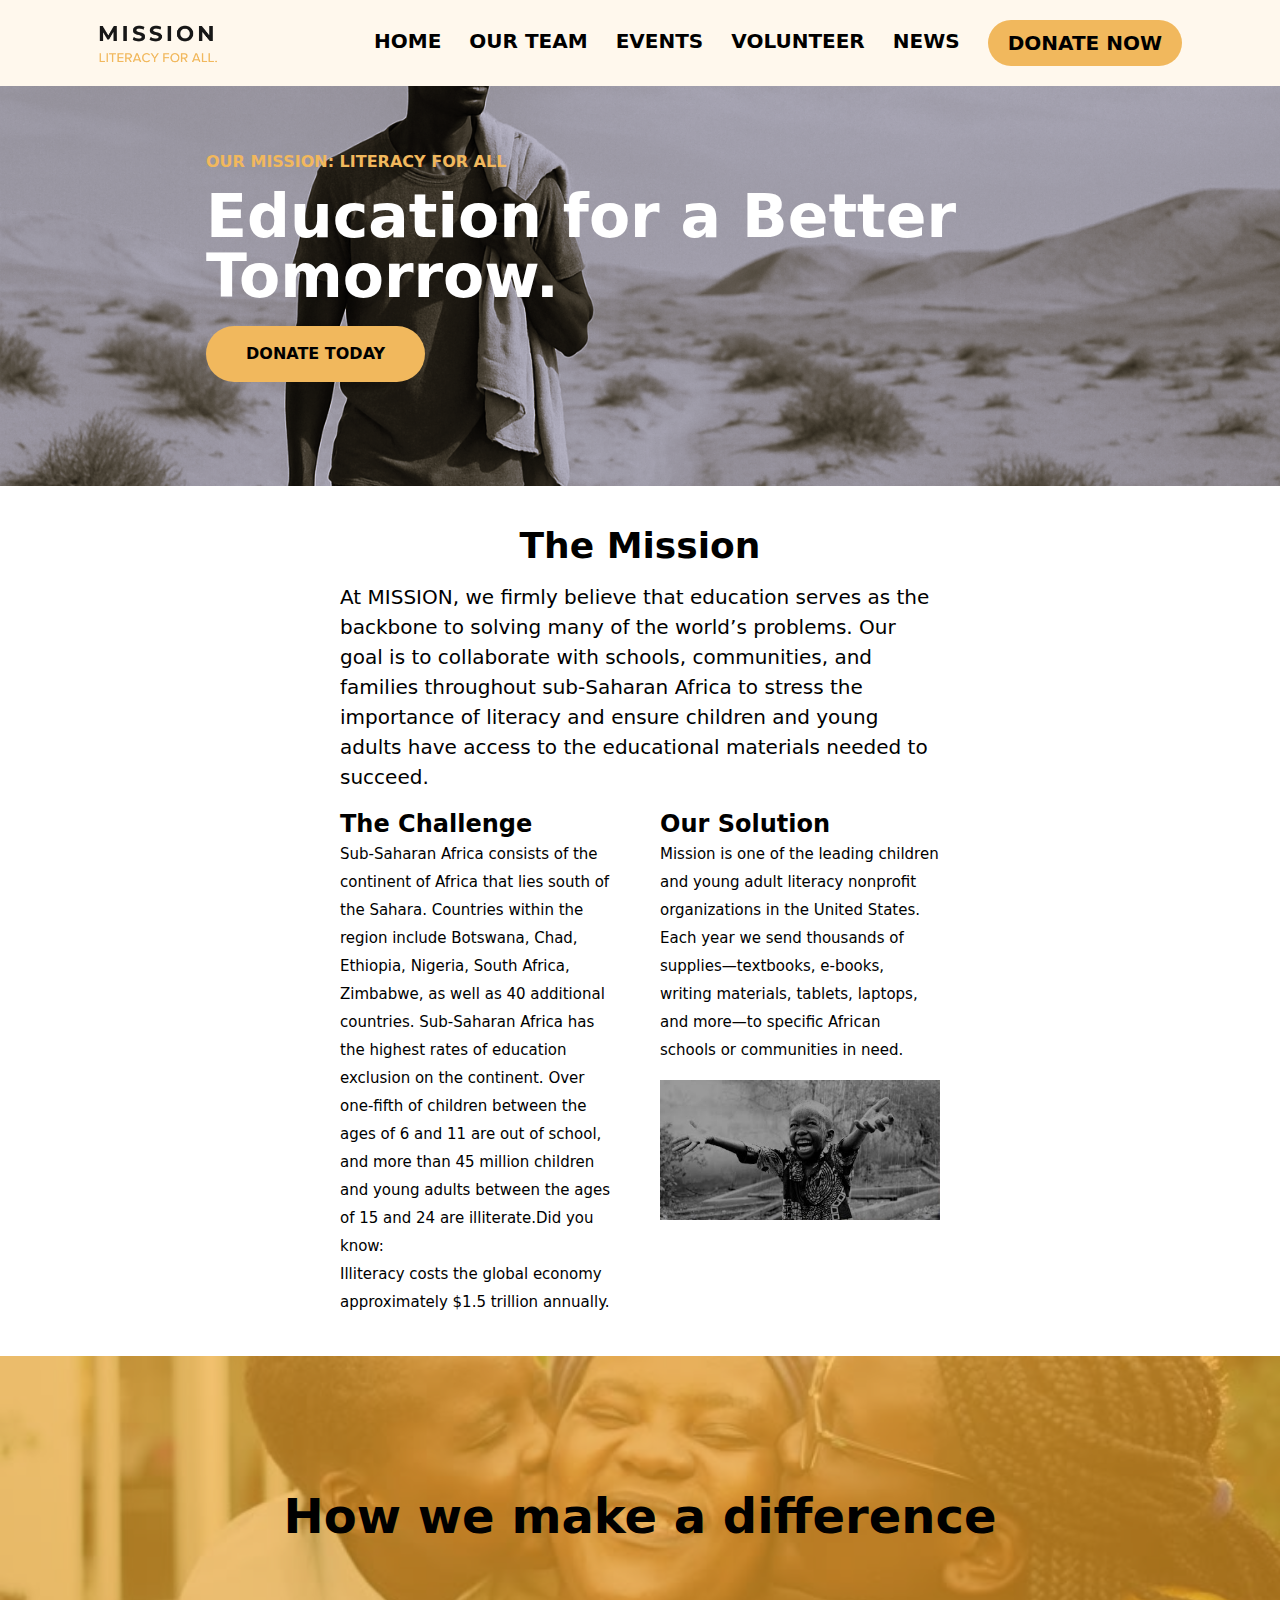
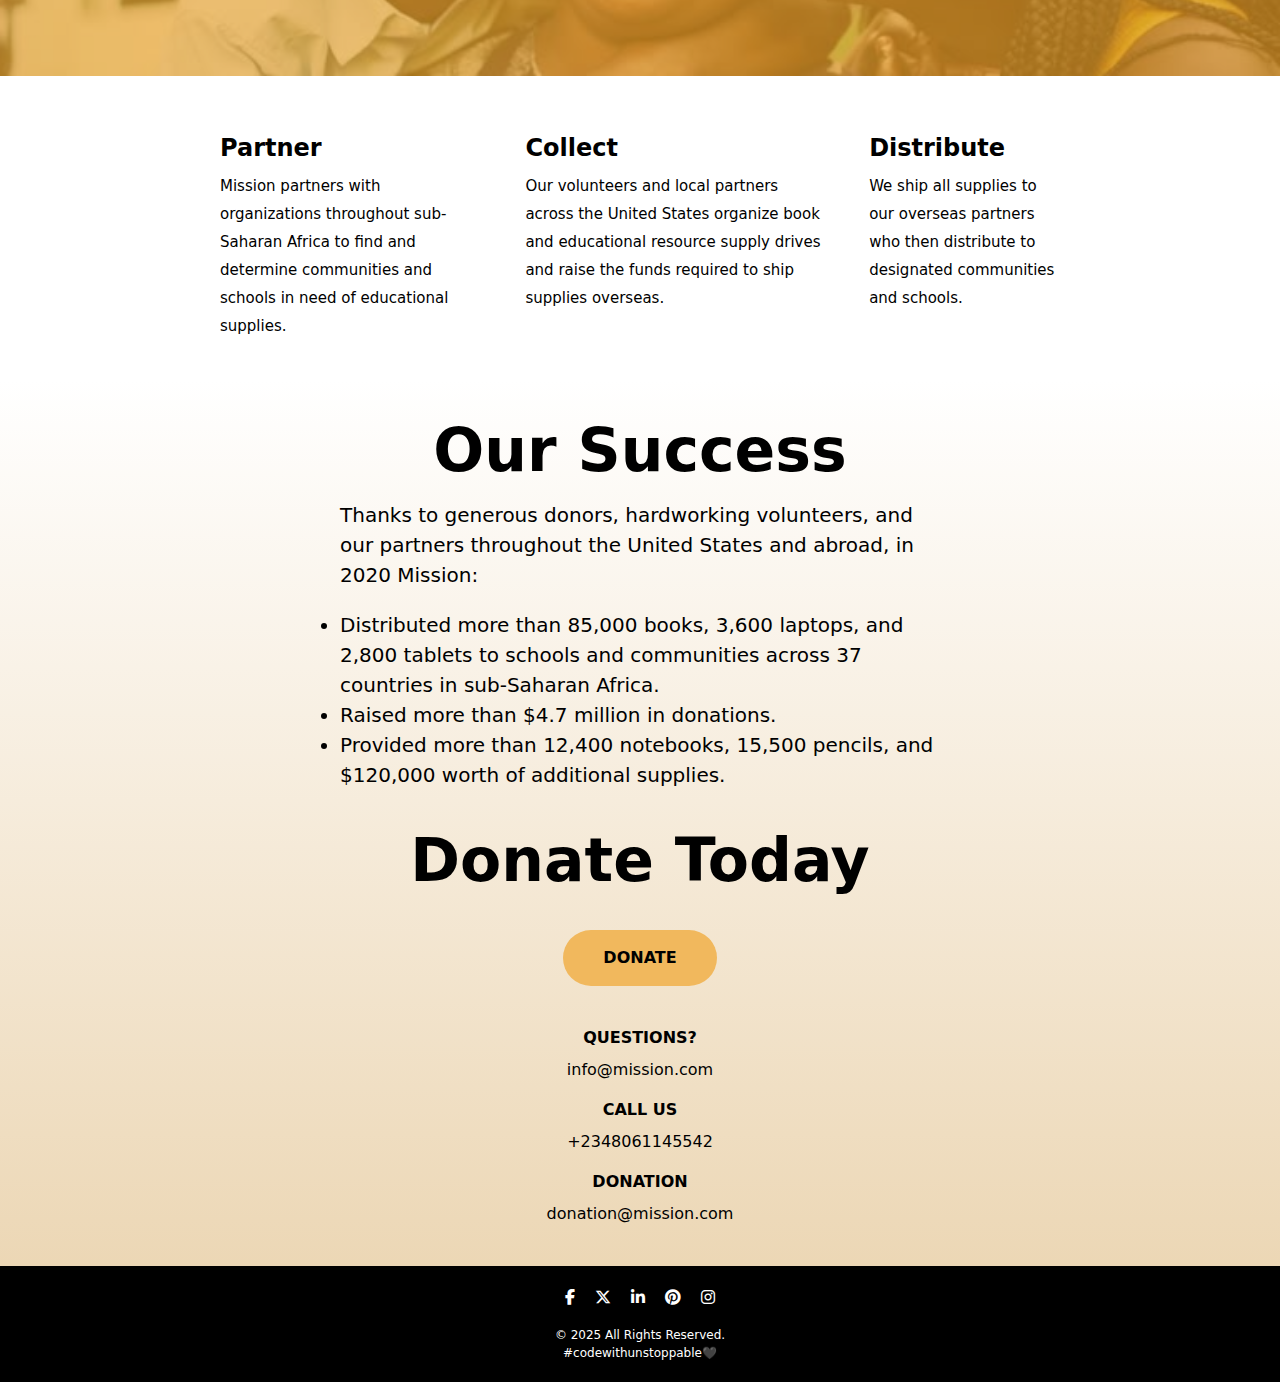
<file: index.html>
<!doctype html>
<html>
<head>
  <meta charset="UTF-8">
  <meta name="viewport" content="width=device-width, initial-scale=1.0">
  <link href="./output.css" rel="stylesheet">
  <link rel="stylesheet" href="./style.css">
  <link rel="shortcut icon" href="./image/unnamed.png" type="image/x-icon">
  <link rel="stylesheet" href="https://cdn.jsdelivr.net/npm/@fortawesome/fontawesome-free@6.5.2/css/all.min.css">
  <title>Mission</title>
</head>
<body>

  <header class="bg-[#fff8ed] p-5 flex justify-between items-center">
    <div class="w-fit mx-auto">
      <img src="./image/unnamed.png" alt="" class=" w-30">
    </div>

    <ul class="gap-7 text-[20px] font-bold items-center mx-auto hidden" id="nav-desk">
      <a href="index.html">HOME</a>
      <a href="ourteam.html">OUR TEAM</a>
      <a href="event.html">EVENTS</a>
      <a href="volunteer.html">VOLUNTEER</a>
      <a href="news.html">NEWS</a>
      <div onclick="openModal()" class="bg-bola text-black px-5 py-2 rounded-4xl font-bold text-center w-fit mx-auto cursor-pointer hover:bg-[#a88856]">DONATE NOW</div>
    </ul>

    <div class="dropdown">
      <button class="dropdown-button" onclick="toggleDropdown()">
        <i class="fa-solid fa-bars text-2xl"></i>
      </button>
      <div id="myDropdown" class="dropdown-content">
        <a href="index.html">Home</a>
        <a href="ourteam.html">our team</a>
        <a href="event.html">events</a>
        <a href="volunteer.html">volunteer</a>
        <a href="news.html">news</a>

        <div onclick="openModal()" class="bg-bola text-black px-7 py-2 rounded-4xl font-bold mt-5 text-center w-fit mx-auto">DONATE TODAY</div>
      </div>
    </div>
  </header>


  <main class="">
    <div class="p-5 bg-[url('./image/ChatGPT1.png')] bg-center bg-cover h-[25rem] min-md:pt-[5%]">
      <p class="text-bola font-bold min-md:pl-[15%]">OUR MISSION: LITERACY FOR ALL</p>
      <h1 class="text-6xl font-bold text-white mt-3 min-md:pl-[15%]">Education for a Better Tomorrow.</h1>
      
      <div class="mt-5">
          <!-- Trigger button -->
         <div onclick="openModal()" class="bg-bola text-black w-fit px-10 py-4 rounded-4xl font-bold min-md:ml-[15%]">DONATE TODAY</div>
         <!-- Modal Background -->
          <div id="modal" class="fixed inset-0 bg-[#000000d6] bg-opacity-50 flex items-center justify-center hidden z-50">
            <!-- Modal Content -->
            <div class="bg-white shadow-lg p-6 w-full max-w-md relative mx-5">
              <!-- Close Button -->
              <button onclick="closeModal()" class="absolute top-2 right-2 text-gray-500 hover:text-red-600 text-xl font-bold">&times;</button>
              <h2 class="text-2xl font-bold mb-4 text-center">Donate Now!</h2>
              <!-- Sign In Form -->
              <form>
                <div class="mb-4">
                  <label class="block mb-1 text-gray-700">Email</label>
                  <input type="email" class="w-full border px-3 py-2 rounded" required title="Email">
                </div>
                <button type="submit" class="font-bold bg-bola text-black px-4 py-2 rounded w-full text-center">DONATE NOW </button>
                <p class="text-center text-[15px] font-bold mt-4">Privacy Policy: We hate spam and promise to keep your email address safe</p>
              </form>
          </div>
        </div>
      </div>
    </div>
  </main>

  <section class="p-10">
    <div class="m-auto min-md:w-[50%]">
      <h1 class="text-center text-4xl font-bold">The Mission</h1>
      <p class="text-[15px] mt-4 md:text-[20px]">At MISSION, we firmly believe that education serves as the backbone to solving many of the world’s problems. Our goal is to collaborate with schools, communities, and families throughout sub-Saharan Africa to stress the importance of literacy and ensure children and young adults have access to the educational materials needed to succeed.</p>
      <div class="min-md:flex gap-10">
        <div class="mt-4 min-md:w-[100%]">
          <h1 class="text-2xl font-semibold">The Challenge</h1>
          <p class="text-[15px] md:leading-7">
            Sub-Saharan Africa consists of the continent of Africa that lies south of the Sahara. Countries within the region include Botswana, Chad, Ethiopia, Nigeria, South Africa, Zimbabwe, as well as 40 additional countries. Sub-Saharan Africa has the highest rates of education exclusion on the continent. Over one-fifth of children between the ages of 6 and 11 are out of school, and more than 45 million children and young adults between the ages of 15 and 24 are illiterate.Did you know: <br>
            
            Illiteracy costs the global economy approximately $1.5 trillion annually.
          </p>
        </div>
        <div class="mt-4 min-md:w-[100%]">
          <h1 class="text-2xl font-semibold">Our Solution</h1>
          <p class="text-[15px] md:leading-7">
            Mission is one of the leading children and young adult literacy nonprofit organizations in the United States. Each year we send thousands of supplies—textbooks, e-books, writing materials, tablets, laptops, and more—to specific African schools or communities in need.
          </p>
          <img src="./image/unnamed.jpg" alt="" class="mt-4 xl:w-full">
        </div>
      </div>
    </div>
  </section>
  <article class="bg-[url(./image/getty.jpg)] h-[20rem] bg-center bg-cover">
    <div class="bg-[#f5a627a4] h-[20rem] justify-center items-center flex">
      <h1 class="text-5xl font-bold p-10 text-center w-[80%]">How we make a difference</h1>
    </div>
  </article>
  
  <section class="p-10">
    <div class="m-auto md:flex md:w-[70%] gap-10">
      <div class="mt-4">
        <h1 class="text-2xl font-semibold">Partner</h1>
        <p class="text-[15px] mt-2 md:leading-7">Mission partners with organizations throughout sub-Saharan Africa to find and determine communities and schools in need of educational supplies.</p>
      </div>
      <div class="mt-4">
        <h1 class="text-2xl font-semibold">Collect</h1>
        <p class="text-[15px] mt-2 md:leading-7">Our volunteers and local partners across the United States organize book and educational resource supply drives and raise the funds required to ship supplies overseas.</p>
      </div>
      <div class="mt-4">
        <h1 class="text-2xl font-semibold">Distribute</h1>
        <p class="text-[15px] mt-2 md:leading-7">We ship all supplies to our overseas partners who then distribute to designated communities and schools.</p>
      </div>
    </div>
  </section>

  <section class="bg-gradient-to-b from-white to-[#ecd7b5] p-10">
    <h1 class="text-6xl font-semibold text-center mb-5">Our Success</h1>
    <ul class="list-disc ml-6 md:w-[50%] md:mx-auto md:text-[20px]">
      <p class="">Thanks to generous donors, hardworking volunteers, and our partners throughout the United States and abroad, in 2020 Mission:</p>
      <li class="mt-5">Distributed more than 85,000 books, 3,600 laptops, and 2,800 tablets to schools and communities across 37 countries in sub-Saharan Africa.</li>
      <li>Raised more than $4.7 million in donations.</li>
      <li>Provided more than 12,400 notebooks, 15,500 pencils, and $120,000 worth of additional supplies.</li>
    </ul>
    <h1 class="text-6xl font-semibold text-center my-10">Donate Today</h1>
    
    <div class="bg-bola py-4 px-10 rounded-4xl mt-3 mb-10 mx-auto w-fit" onclick="openModal()">
      <p class="text-center font-bold">DONATE</p>
    </div>
    <div>
      <div class="text-center">
        <h1 class="font-semibold">QUESTIONS?</h1>
        <p class="mt-2">info@mission.com</p>
      </div>
      <div class="text-center mt-4">
        <h1 class="font-semibold">CALL US</h1>
        <p class="mt-2">+2348061145542</p>
      </div>
      <div class="text-center mt-4">
        <h1 class="font-semibold">DONATION</h1>
        <p class="mt-2">donation@mission.com</p>
      </div>
    </div>
  </section>
  <footer class="bg-black p-5 text-center">
    <ul class="text-white flex gap-5 text-center m-auto w-fit">
      <li><a href="#"><i class="fa-brands fa-facebook-f"></i></a></li>
      <li><a href="#"><i class="fa-brands fa-x-twitter"></i></a></li>
      <li><a href="#"><i class="fa-brands fa-linkedin-in"></i></a></li>
      <li><a href="#"><i class="fa-brands fa-pinterest"></i></a></li>
      <li><a href="#"><i class="fa-brands fa-instagram"></i></a></li>
    </ul>
    <p class="text-white text-[12px] mt-4">© 2025 All Rights Reserved. <br> #codewithunstoppable🖤 </p>
  </footer>

  <script src="./web.js"></script>
</body>
</html>
</file>
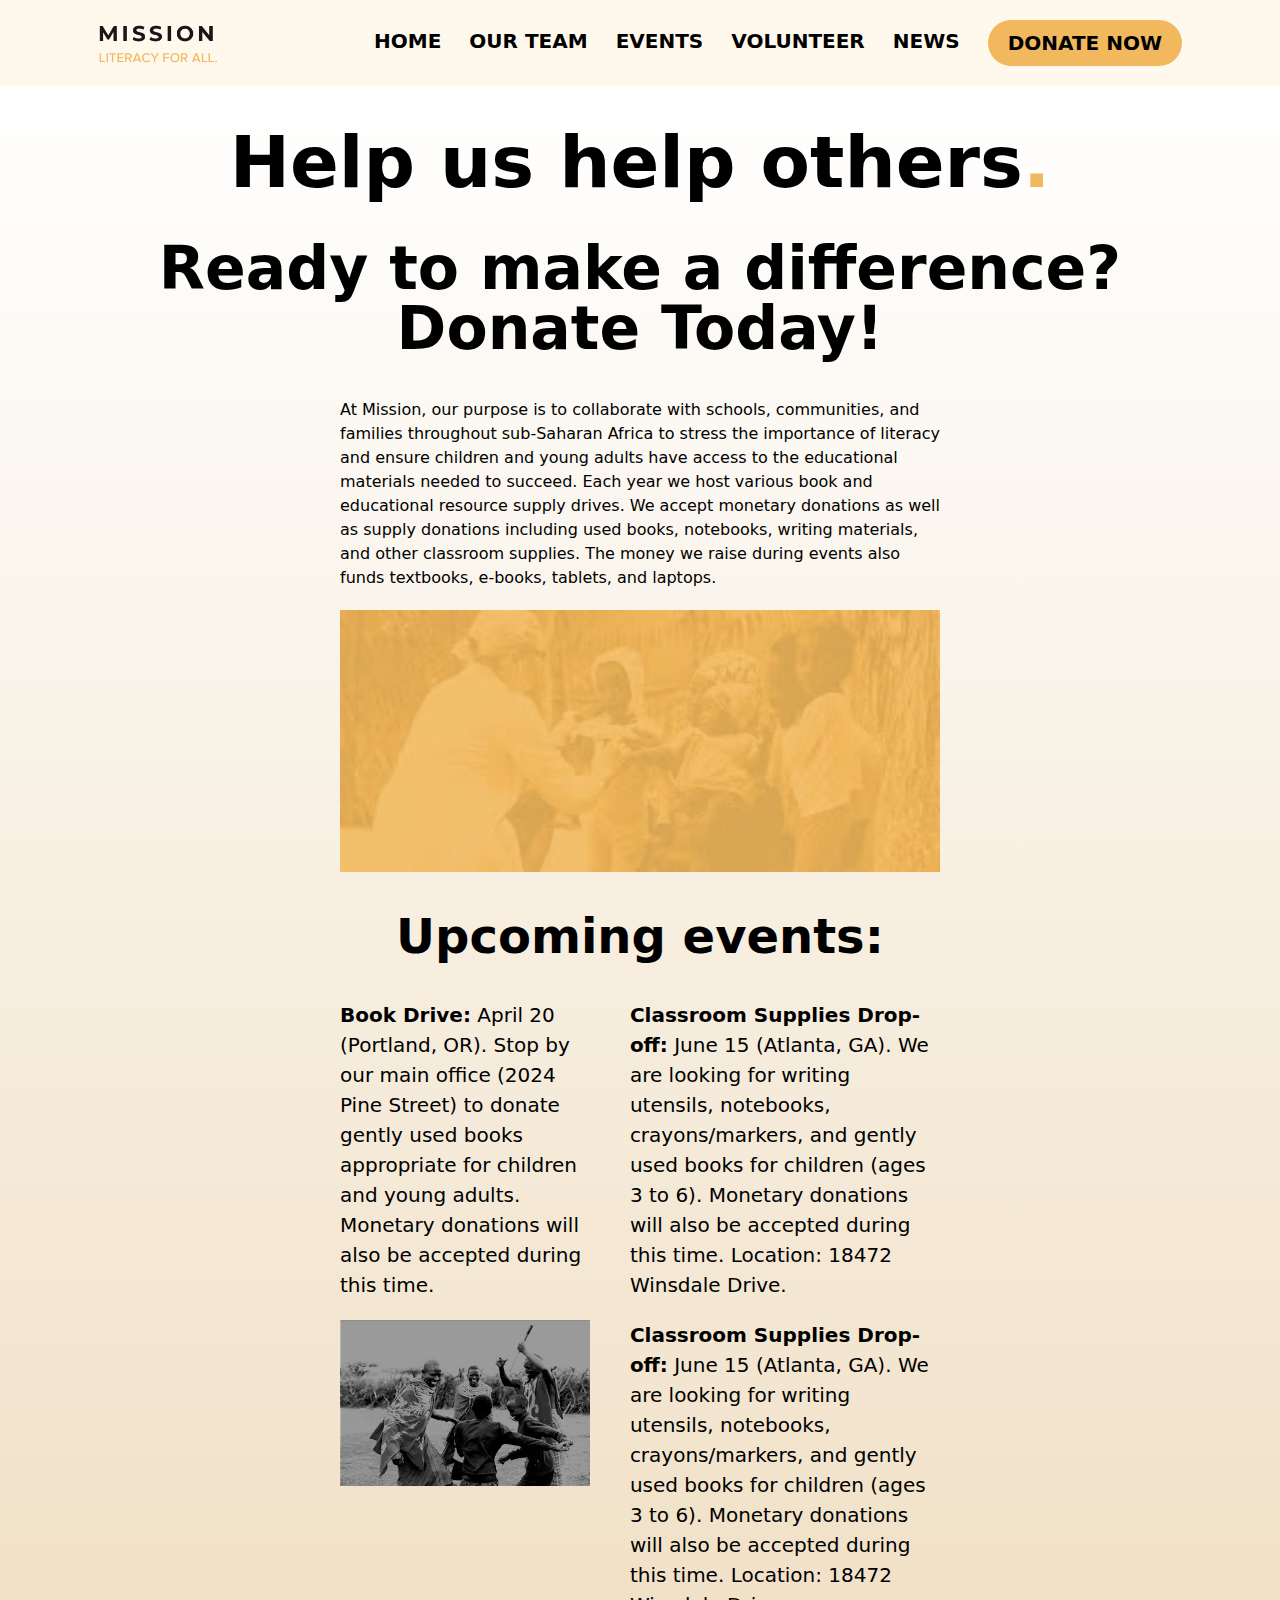
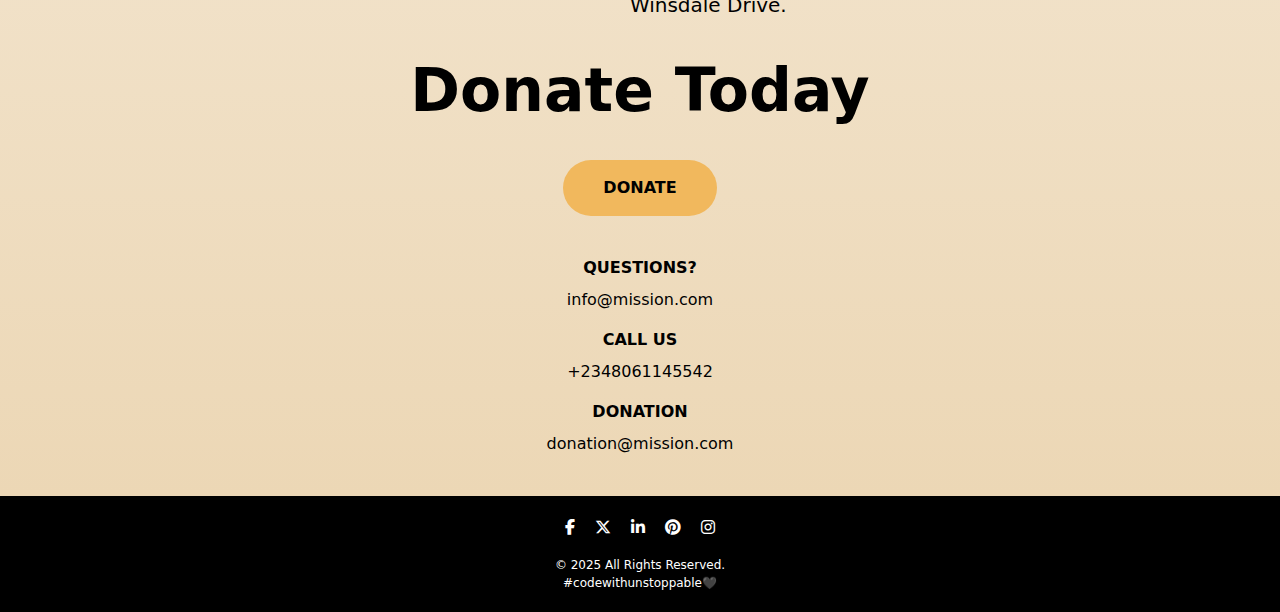
<file: event.html>
<!doctype html>
<html>
<head>
  <meta charset="UTF-8">
  <meta name="viewport" content="width=device-width, initial-scale=1.0">
  <link href="./output.css" rel="stylesheet">
  <link rel="stylesheet" href="./style.css">
  <link rel="shortcut icon" href="./image/unnamed.png" type="image/x-icon">
  <link rel="stylesheet" href="https://cdn.jsdelivr.net/npm/@fortawesome/fontawesome-free@6.5.2/css/all.min.css">

  <title>Mission</title>
</head>
<body>
    <header class="bg-[#fff8ed] p-5 flex justify-between items-center">
      <div class="w-fit mx-auto">
      <img src="./image/unnamed.png" alt="" class=" w-30">
    </div>

    <ul class="gap-7 text-[20px] font-bold items-center mx-auto hidden" id="nav-desk">
      <a href="index.html">HOME</a>
      <a href="ourteam.html">OUR TEAM</a>
      <a href="event.html">EVENTS</a>
      <a href="volunteer.html">VOLUNTEER</a>
      <a href="news.html">NEWS</a>
      <div onclick="openModal()" class="bg-bola text-black px-5 py-2 rounded-4xl font-bold text-center w-fit mx-auto cursor-pointer hover:bg-[#a88856]">DONATE NOW</div>
    </ul>
      
      <div class="dropdown">
        <button class="dropdown-button" onclick="toggleDropdown()">
          <i class="fa-solid fa-bars text-2xl"></i>
        </button>
        <div id="myDropdown" class="dropdown-content">
          <a href="index.html">Home</a>
          <a href="ourteam.html">our team</a>
          <a href="event.html">events</a>
          <a href="volunteer.html">volunteer</a>
          <a href="news.html">news</a>
          <div onclick="openModal()" class="bg-bola text-black px-7 py-2 rounded-4xl font-bold mt-5 text-center w-fit mx-auto">DONATE TODAY</div>
        </div>
      </div>
    </header>

  <section class="p-10 bg-gradient-to-b from-white to-[#ecd7b5] justify-items-center">
    <h1 class="text-7xl font-bold text-center mb-5">Help us help others<span style="color:#f1b85d ;">.</span></h1>
    <h1 class="text-6xl font-semibold text-center my-10">Ready to make a difference? <br>Donate Today!</h1>
    <p class="md:w-[60%] lg:w-[50%]">
      At Mission, our purpose is to collaborate with schools, communities, and families throughout sub-Saharan Africa to stress the importance of literacy and ensure children and young adults have access to the educational materials needed to succeed. Each year we host various book and educational resource supply drives. We accept monetary donations as well as supply donations including used books, notebooks, writing materials, and other classroom supplies. The money we raise during events also funds textbooks, e-books, tablets, and laptops.
    </p>
    <img src="./image/unnamed (5).jpg" alt="" class="mx-auto mt-5 w-full md:w-[60%] lg:w-[50%]">
    
    <h1 class="text-6xl font-semibold text-center my-10 md:text-5xl">Upcoming events:</h1>
    <div class="min-md:flex md:w-[60%] gap-10 min-xl:w-[50%]">
      <div>
        <p class="md:text-[20px]">
          <span class="font-bold">Book Drive:</span> April 20 (Portland, OR). Stop by our main office (2024 Pine Street) to donate gently used books appropriate for children and young adults. Monetary donations will also be accepted during this time.
        </p>
        <img src="./image/unnamed (1).jpg" alt="" class="mx-auto mt-5 w-full">
      </div>
      <div>
        <p class="mt-5 md:mt-0 md:text-[20px]">
          <span class="font-bold">Classroom Supplies Drop-off:</span> June 15 (Atlanta, GA). We are looking for writing utensils, notebooks, crayons/markers, and gently used books for children (ages 3 to 6). Monetary donations will also be accepted during this time. Location: 18472 Winsdale Drive.
        </p>
        <p class="mt-5 md:text-[20px]">
          <span class="font-bold">Classroom Supplies Drop-off:</span> June 15 (Atlanta, GA). We are looking for writing utensils, notebooks, crayons/markers, and gently used books for children (ages 3 to 6). Monetary donations will also be accepted during this time. Location: 18472 Winsdale Drive.
        </p>
      </div>

    </div>

    <h1 class="text-6xl font-semibold text-center my-10">Donate Today</h1>

    <div class="bg-bola p-4 rounded-4xl w-fit mt-3 mb-10 mx-auto px-10">
      <p class="text-center font-bold" onclick="openModal()">DONATE</p>
    </div>
    <div>
      <div class="text-center">
        <h1 class="font-semibold">QUESTIONS?</h1>
        <p class="mt-2">info@mission.com</p>
      </div>
      <div class="text-center mt-4">
        <h1 class="font-semibold">CALL US</h1>
        <p class="mt-2">+2348061145542</p>
      </div>
      <div class="text-center mt-4">
        <h1 class="font-semibold">DONATION</h1>
        <p class="mt-2">donation@mission.com</p>
      </div>
    </div>
  </section>
  <footer class="bg-black p-5 text-center">
    <ul class="text-white flex gap-5 text-center m-auto w-fit">
      <li><a href="#"><i class="fa-brands fa-facebook-f"></i></a></li>
      <li><a href="#"><i class="fa-brands fa-x-twitter"></i></a></li>
      <li><a href="#"><i class="fa-brands fa-linkedin-in"></i></a></li>
      <li><a href="#"><i class="fa-brands fa-pinterest"></i></a></li>
      <li><a href="#"><i class="fa-brands fa-instagram"></i></a></li>
    </ul>
    <p class="text-white text-[12px] mt-4">© 2025 All Rights Reserved. <br> #codewithunstoppable🖤 </p>
  </footer>

  <!-- Modal Background -->
    <div id="modal" class="fixed inset-0 bg-[#000000d6] bg-opacity-50 flex items-center justify-center hidden z-50">
      <!-- Modal Content -->
      
      <div class="bg-white shadow-lg p-6 w-full max-w-md relative mx-3">
      
        <!-- Close Button -->
        <button onclick="closeModal()" class="absolute top-2 right-2 text-gray-500 hover:text-red-600 text-xl font-bold">&times;</button>
        <h2 class="text-2xl font-bold mb-4 text-center">Donate Now!</h2>
        <!-- Sign In Form -->
        <form>
          <div class="mb-4">
            <label class="block mb-1 text-gray-700">Email</label>
            <input type="email" class="w-full border px-3 py-2 rounded" required title="Email">
          </div>
          <button type="submit" class="font-bold bg-bola text-black px-4 py-2 rounded w-full text-center">DONATE NOW </button>
          <p class="text-center text-[15px] font-bold mt-4">Privacy Policy: We hate spam and promise to keep your email address safe</p>
        </form>
      </div>
    </div>

  <script src="./web.js"></script>
</body>
</html>
</file>
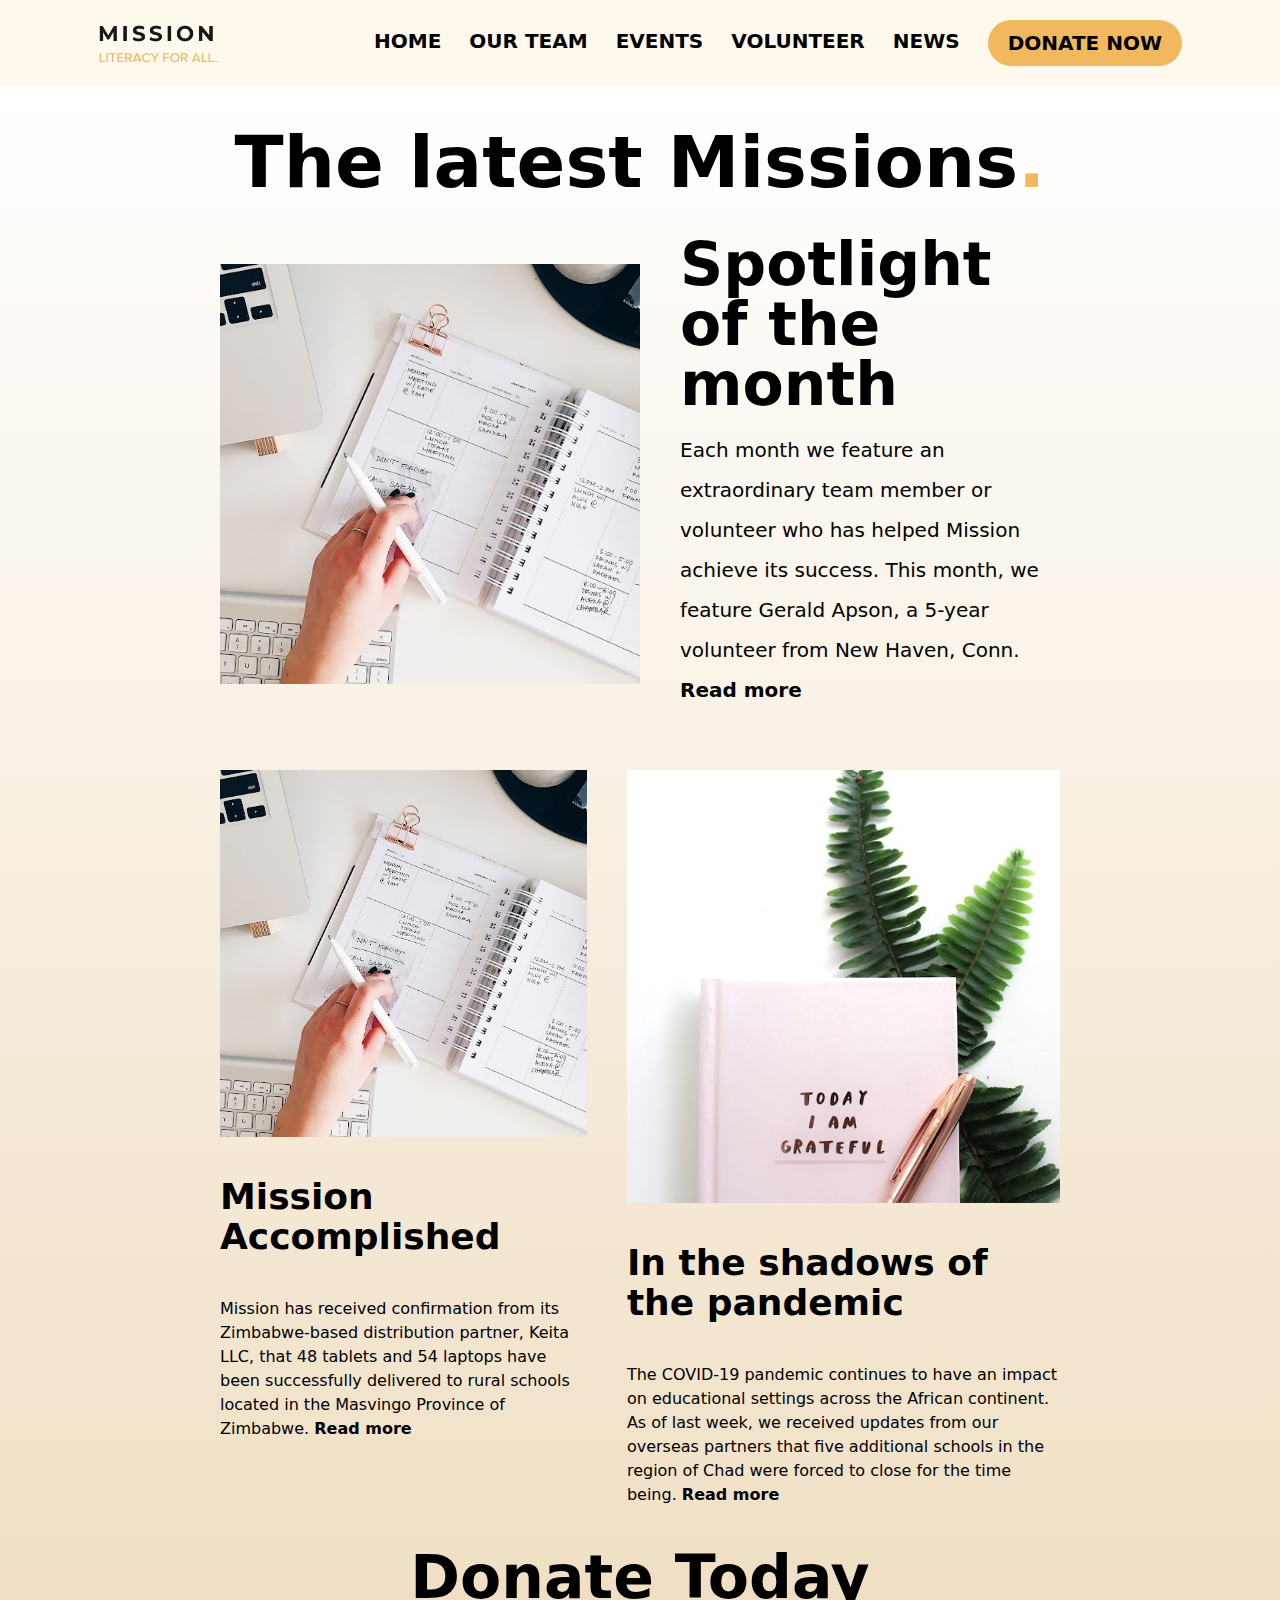
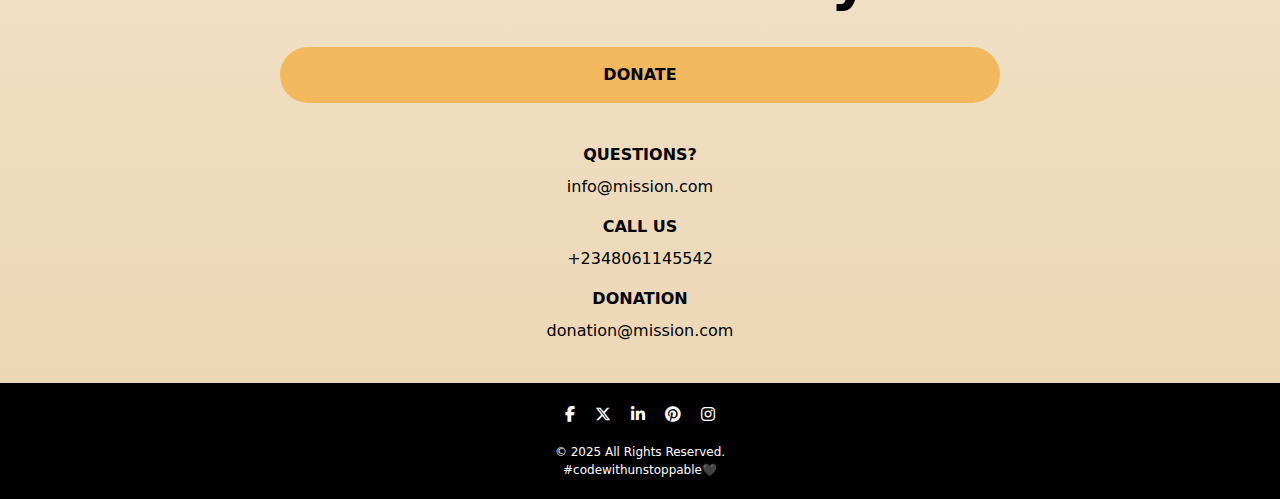
<file: news.html>
<!doctype html>
<html>
<head>
  <meta charset="UTF-8">
  <meta name="viewport" content="width=device-width, initial-scale=1.0">
  <link href="./output.css" rel="stylesheet">
  <link rel="stylesheet" href="./style.css">
  <link rel="shortcut icon" href="./image/unnamed.png" type="image/x-icon">
  <link rel="stylesheet" href="https://cdn.jsdelivr.net/npm/@fortawesome/fontawesome-free@6.5.2/css/all.min.css">

  <title>Mission</title>
</head>
<body>

  <header class="bg-[#fff8ed] p-5 flex justify-between items-center">
    <div class="w-fit mx-auto">
      <img src="./image/unnamed.png" alt="" class=" w-30">
    </div>

    <ul class="gap-7 text-[20px] font-bold items-center mx-auto hidden" id="nav-desk">
      <a href="index.html">HOME</a>
      <a href="ourteam.html">OUR TEAM</a>
      <a href="event.html">EVENTS</a>
      <a href="volunteer.html">VOLUNTEER</a>
      <a href="news.html">NEWS</a>
      <div onclick="openModal()" class="bg-bola text-black px-5 py-2 rounded-4xl font-bold text-center w-fit mx-auto cursor-pointer hover:bg-[#a88856]">DONATE NOW</div>
    </ul>
      
    <div class="dropdown">
      <button class="dropdown-button" onclick="toggleDropdown()">
        <i class="fa-solid fa-bars text-2xl"></i>
      </button>
      <div id="myDropdown" class="dropdown-content">
        <a href="index.html">Home</a>
        <a href="ourteam.html">our team</a>
        <a href="event.html">events</a>
        <a href="volunteer.html">volunteer</a>
        <a href="news.html">news</a>

        <div onclick="openModal()" class="bg-bola text-black px-7 py-2 rounded-4xl font-bold mt-5 text-center w-fit mx-auto">DONATE TODAY</div>
      </div>
    </div>
  </header>
  
  <section class="p-10 bg-gradient-to-b from-white to-[#ecd7b5]">
    <h1 class="text-7xl font-bold text-center mb-5">The latest Missions<span style="color:#f1b85d ;">.</span></h1>

    <div class="md:w-[70%] md:flex gap-10 m-auto items-center">
      <img src="./image/unnamed (3).jpg" alt="" class="mx-auto mt-5 w-full md:w-[50%]">
      <div>
        <h1 class="text-4xl font-semibold my-10 min-xl:text-6xl md:my-4">Spotlight of the month</h1>
        <p class="md:text-[20px] min-xl:leading-10">
          Each month we feature an extraordinary team member or volunteer who has helped Mission achieve its success. This month, we feature Gerald Apson, a 5-year volunteer from New Haven, Conn. <span class="font-bold">Read more</span>
        </p>
      </div>
    </div>

    <div class="md:w-[70%] md:flex gap-10 m-auto md:mt-10">
      <div>
        <img src="./image/unnamed (3).jpg" alt="" class="mx-auto mt-5 w-full">
        <h1 class="text-4xl font-semibold my-10">Mission Accomplished</h1>
        <p>
          Mission has received confirmation from its Zimbabwe-based distribution partner, Keita LLC, that 48 tablets and 54 laptops have been successfully delivered to rural schools located in the Masvingo Province of Zimbabwe. <span class="font-bold">Read more</span> 
        </p>
      </div>
      
      <div>
        <img src="./image/unnamed (4).jpg" alt="" class="mx-auto mt-5 w-full">
        <h1 class="text-4xl font-semibold my-10">In the shadows of the pandemic</h1>
        <p>
          The COVID-19 pandemic continues to have an impact on educational settings across the African continent. As of last week, we received updates from our overseas partners that five additional schools in the region of Chad were forced to close for the time being. <span class="font-bold">Read more</span> 
        </p>
      </div>
    </div>


    
    <h1 class="text-6xl font-semibold text-center my-10">Donate Today</h1>

    <div class="bg-bola p-4 rounded-4xl w-[60%] mt-3 mb-10 mx-auto" onclick="openModal()">
      <p class="text-center font-bold">DONATE</p>
    </div>

    <div>
      <div class="text-center mt-10">
        <h1 class="font-semibold">QUESTIONS?</h1>
        <p class="mt-2">info@mission.com</p>
      </div>
      <div class="text-center mt-4">
        <h1 class="font-semibold">CALL US</h1>
        <p class="mt-2">+2348061145542</p>
      </div>
      <div class="text-center mt-4">
        <h1 class="font-semibold">DONATION</h1>
        <p class="mt-2">donation@mission.com</p>
      </div>
    </div>
  </section>
  <footer class="bg-black p-5 text-center">
    <ul class="text-white flex gap-5 text-center m-auto w-fit">
      <li><a href="#"><i class="fa-brands fa-facebook-f"></i></a></li>
      <li><a href="#"><i class="fa-brands fa-x-twitter"></i></a></li>
      <li><a href="#"><i class="fa-brands fa-linkedin-in"></i></a></li>
      <li><a href="#"><i class="fa-brands fa-pinterest"></i></a></li>
      <li><a href="#"><i class="fa-brands fa-instagram"></i></a></li>
    </ul>
    <p class="text-white text-[12px] mt-4">© 2025 All Rights Reserved. <br> #codewithunstoppable🖤 </p>
  </footer>

  <!-- Modal Background -->
    <div id="modal" class="fixed inset-0 bg-[#000000d6] bg-opacity-50 flex items-center justify-center hidden z-50">
      <!-- Modal Content -->
      
      <div class="bg-white shadow-lg p-6 w-full max-w-md relative mx-3">
      
        <!-- Close Button -->
        <button onclick="closeModal()" class="absolute top-2 right-2 text-gray-500 hover:text-red-600 text-xl font-bold">&times;</button>
        <h2 class="text-2xl font-bold mb-4 text-center">Donate Now!</h2>
        <!-- Sign In Form -->
        <form>
          <div class="mb-4">
            <label class="block mb-1 text-gray-700">Email</label>
            <input type="email" class="w-full border px-3 py-2 rounded" required title="Email">
          </div>
          <button type="submit" class="font-bold bg-bola text-black px-4 py-2 rounded w-full text-center">DONATE NOW </button>
          <p class="text-center text-[15px] font-bold mt-4">Privacy Policy: We hate spam and promise to keep your email address safe</p>
        </form>
      </div>
    </div>
  
  <script src="./web.js"></script>

</body>
</html>
</file>
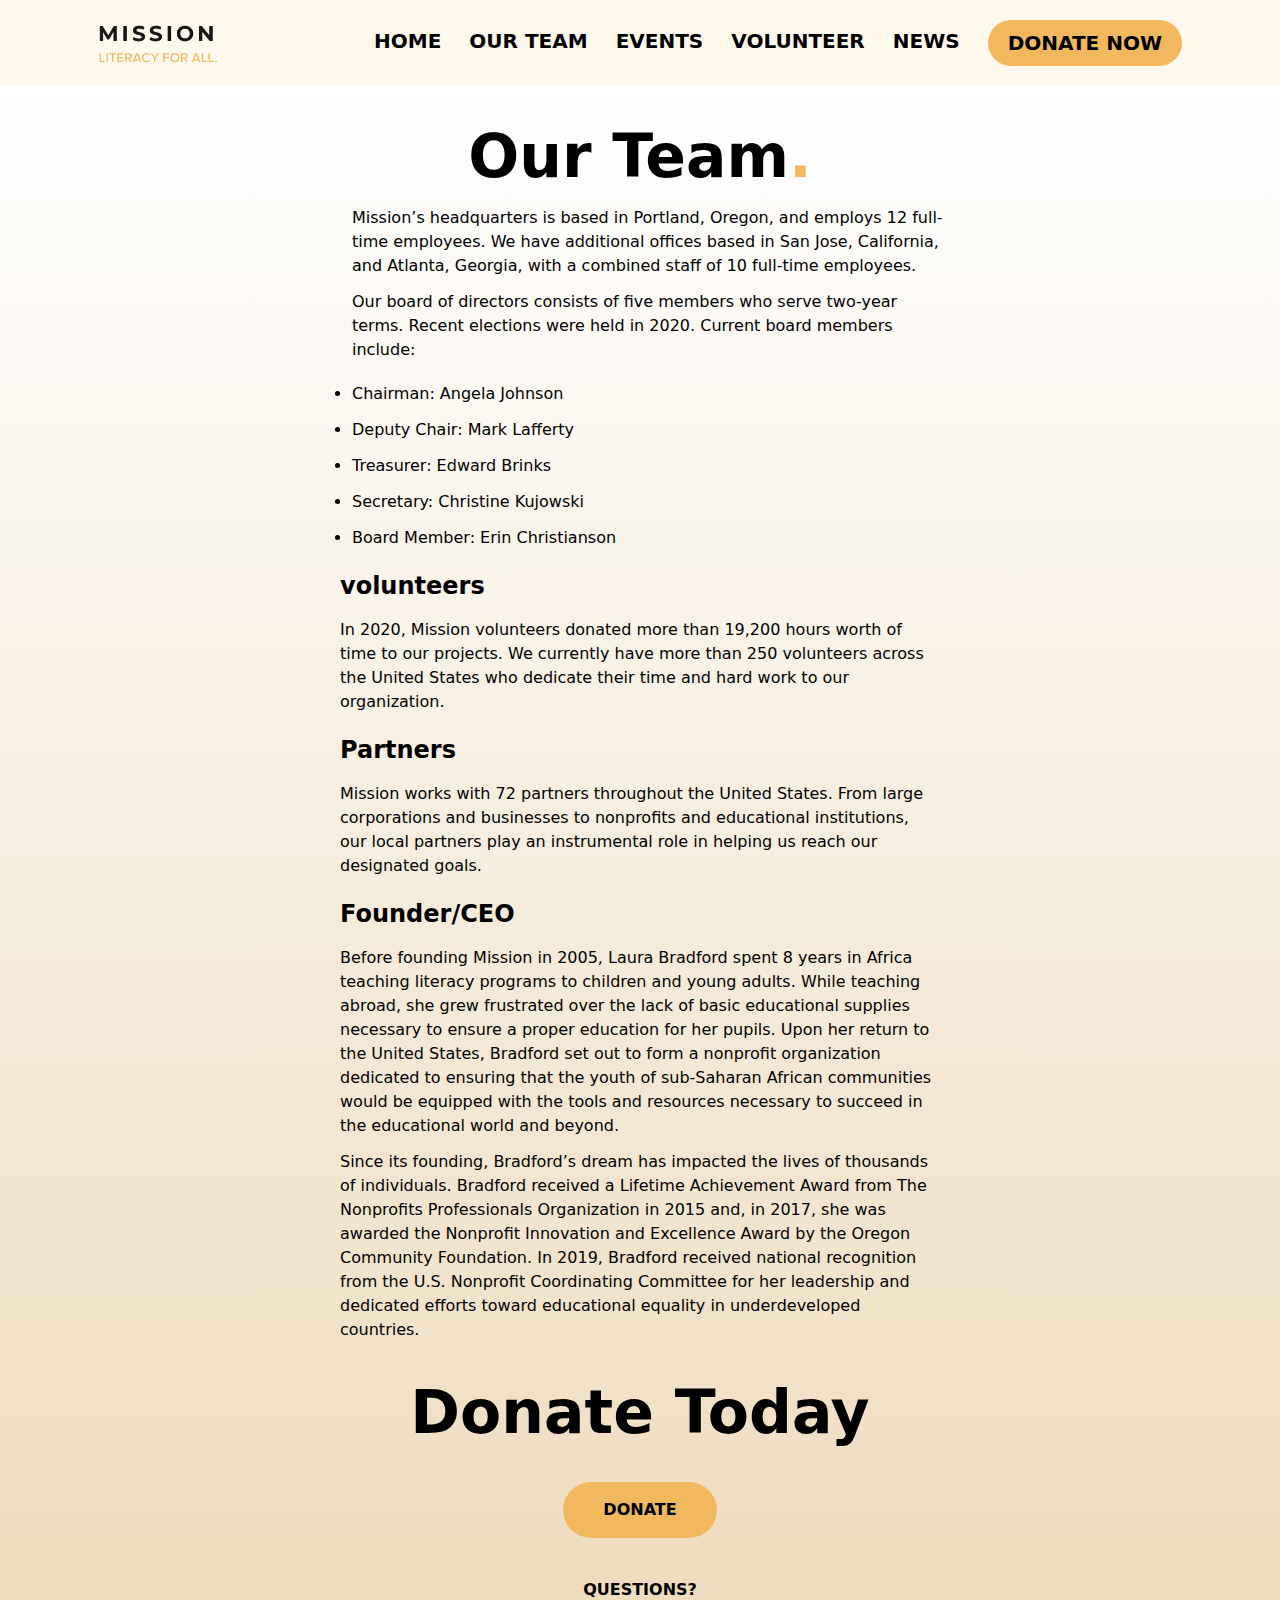
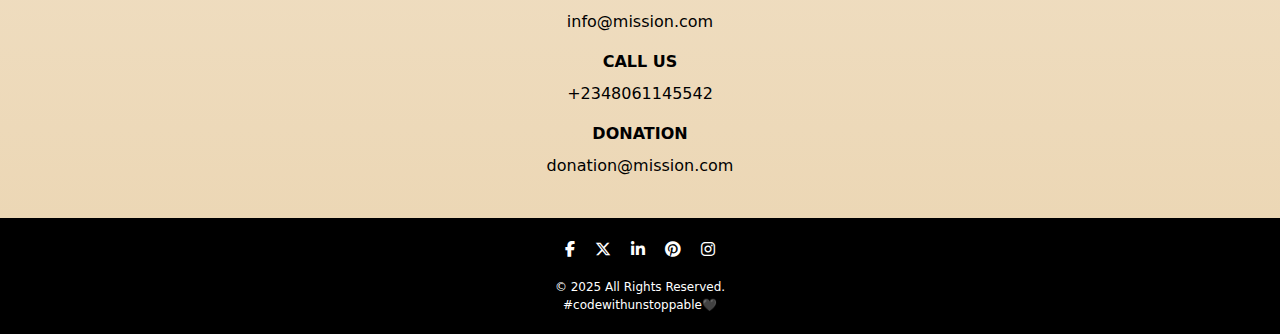
<file: ourteam.html>
<!doctype html>
<html>
<head>
  <meta charset="UTF-8">
  <meta name="viewport" content="width=device-width, initial-scale=1.0">
  <link href="./output.css" rel="stylesheet">
  <link rel="stylesheet" href="./style.css">
  <link rel="shortcut icon" href="./image/unnamed.png" type="image/x-icon">
  <link rel="stylesheet" href="https://cdn.jsdelivr.net/npm/@fortawesome/fontawesome-free@6.5.2/css/all.min.css">
  <title>Mission</title>
</head>
<body>

  <header class="bg-[#fff8ed] p-5 flex justify-between items-center">
    <div class="w-fit mx-auto">
      <img src="./image/unnamed.png" alt="" class=" w-30">
    </div>

    <ul class="gap-7 text-[20px] font-bold items-center mx-auto hidden" id="nav-desk">
      <a href="index.html">HOME</a>
      <a href="ourteam.html">OUR TEAM</a>
      <a href="event.html">EVENTS</a>
      <a href="volunteer.html">VOLUNTEER</a>
      <a href="news.html">NEWS</a>
      <div onclick="openModal()" class="bg-bola text-black px-5 py-2 rounded-4xl font-bold text-center w-fit mx-auto cursor-pointer hover:bg-[#a88856]">DONATE NOW</div>
    </ul>
      
    <div class="dropdown">
      <button class="dropdown-button" onclick="toggleDropdown()">
        <i class="fa-solid fa-bars text-2xl"></i>
      </button>
      <div id="myDropdown" class="dropdown-content">
        <a href="index.html">Home</a>
        <a href="ourteam.html">our team</a>
        <a href="event.html">events</a>
        <a href="volunteer.html">volunteer</a>
        <a href="news.html">news</a>
        <div onclick="openModal()" class="bg-bola text-black px-7 py-2 rounded-4xl font-bold mt-5 text-center w-fit mx-auto">DONATE TODAY</div>
      </div>
    </div>
  </header>

  <section class="p-10 bg-gradient-to-b from-white to-[#ecd7b5] justify-items-center">
    <h1 class="text-6xl font-semibold text-center mb-5">Our Team<span style="color:#f1b85d ;">.</span></h1>
    <ul class="list-disc ml-6 md:w-[60%] lg:w-[50%]">
      <p class="">
        Mission’s headquarters is based in Portland, Oregon, and employs 12 full-time employees. We have additional offices based in San Jose, California, and Atlanta, Georgia, with a combined staff of 10 full-time employees.
      </p>
      <p class="mt-3">
        Our board of directors consists of five members who serve two-year terms. Recent elections were held in 2020. Current board members include:
      </p>
      <li class="mt-5">Chairman: Angela Johnson</li>
      <li class="mt-3">Deputy Chair: Mark Lafferty</li>
      <li class="mt-3">Treasurer: Edward Brinks</li>
      <li class="mt-3">Secretary: Christine Kujowski</li>
      <li class="mt-3">Board Member: Erin Christianson</li>
    </ul>

    <div class="md:w-[60%] lg:w-[50%]">
      <div class="mt-5">
        <h1 class="text-2xl font-semibold">volunteers</h1>
        <p class="mt-4">In 2020, Mission volunteers donated more than 19,200 hours worth of time to our projects. We currently have more than 250 volunteers across the United States who dedicate their time and hard work to our organization.</p>
      </div>
      <div class="mt-5">
        <h1 class="text-2xl font-semibold">Partners</h1>
        <p class="mt-4">Mission works with 72 partners throughout the United States. From large corporations and businesses to nonprofits and educational institutions, our local partners play an instrumental role in helping us reach our designated goals.</p>
      </div>
      <div class="mt-5">
        <h1 class="text-2xl font-semibold">Founder/CEO</h1>
        <p class="mt-4">
          Before founding Mission in 2005, Laura Bradford spent 8 years in Africa teaching literacy programs to children and young adults. While teaching abroad, she grew frustrated over the lack of basic educational supplies necessary to ensure a proper education for her pupils. Upon her return to the United States, Bradford set out to form a nonprofit organization dedicated to ensuring that the youth of sub-Saharan African communities would be equipped with the tools and resources necessary to succeed in the educational world and beyond. 
        </p>
        <p class="mt-3">
          Since its founding, Bradford’s dream has impacted the lives of thousands of individuals. Bradford received a Lifetime Achievement Award from The Nonprofits Professionals Organization in 2015 and, in 2017, she was awarded the Nonprofit Innovation and Excellence Award by the Oregon Community Foundation. In 2019, Bradford received national recognition from the U.S. Nonprofit Coordinating Committee for her leadership and dedicated efforts toward educational equality in underdeveloped countries.
        </p>
      </div>
    </div>

    <h1 class="text-6xl font-semibold text-center my-10">Donate Today</h1>

    <div class="bg-bola p-4 rounded-4xl w-fit mt-3 mb-10 mx-auto px-10" onclick="openModal()">
      <p class="text-center font-bold">DONATE</p>
    </div>
    <div>
      <div class="text-center">
        <h1 class="font-semibold">QUESTIONS?</h1>
        <p class="mt-2">info@mission.com</p>
      </div>
      <div class="text-center mt-4">
        <h1 class="font-semibold">CALL US</h1>
        <p class="mt-2">+2348061145542</p>
      </div>
      <div class="text-center mt-4">
        <h1 class="font-semibold">DONATION</h1>
        <p class="mt-2">donation@mission.com</p>
      </div>
    </div>
  </section>
  <footer class="bg-black p-5 text-center">
    <ul class="text-white flex gap-5 text-center m-auto w-fit">
      <li><a href="#"><i class="fa-brands fa-facebook-f"></i></a></li>
      <li><a href="#"><i class="fa-brands fa-x-twitter"></i></a></li>
      <li><a href="#"><i class="fa-brands fa-linkedin-in"></i></a></li>
      <li><a href="#"><i class="fa-brands fa-pinterest"></i></a></li>
      <li><a href="#"><i class="fa-brands fa-instagram"></i></a></li>
    </ul>
    <p class="text-white text-[12px] mt-4">© 2025 All Rights Reserved. <br> #codewithunstoppable🖤 </p>
  </footer>

  
  

    <!-- Modal Background -->
    <div id="modal" class="fixed inset-0 bg-[#000000d6] bg-opacity-50 flex items-center justify-center hidden z-50">
      <!-- Modal Content -->
      
      <div class="bg-white shadow-lg p-6 w-full max-w-md relative mx-3">
      
        <!-- Close Button -->
        <button onclick="closeModal()" class="absolute top-2 right-2 text-gray-500 hover:text-red-600 text-xl font-bold">&times;</button>
        <h2 class="text-2xl font-bold mb-4 text-center">Donate Now!</h2>
        <!-- Sign In Form -->
        <form>
          <div class="mb-4">
            <label class="block mb-1 text-gray-700">Email</label>
            <input type="email" class="w-full border px-3 py-2 rounded" required title="Email">
          </div>
          <button type="submit" class="font-bold bg-bola text-black px-4 py-2 rounded w-full text-center">DONATE NOW </button>
          <p class="text-center text-[15px] font-bold mt-4">Privacy Policy: We hate spam and promise to keep your email address safe</p>
        </form>
      </div>
    </div>
  
  <script src="./web.js"></script>
</body>
</html>
</file>
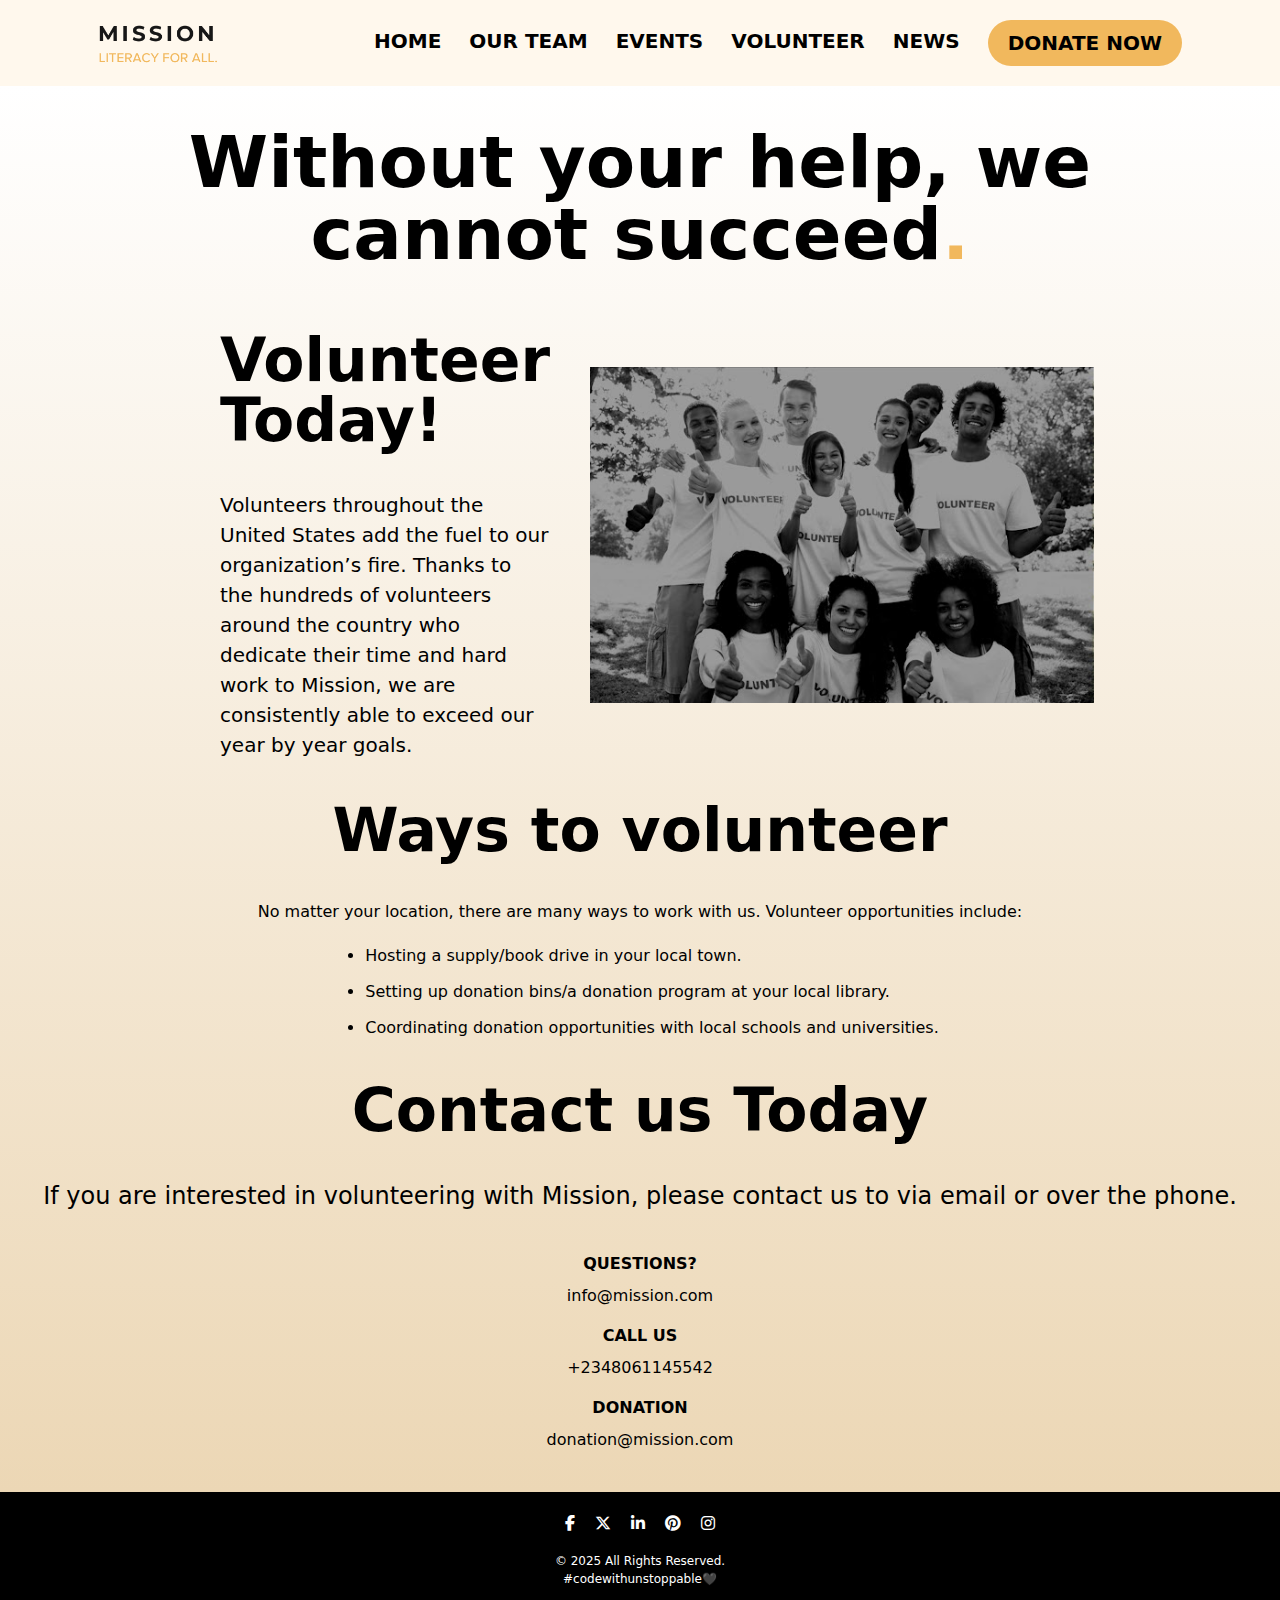
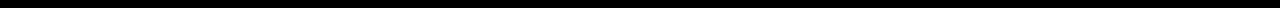
<file: volunteer.html>
<!doctype html>
<html>
<head>
  <meta charset="UTF-8">
  <meta name="viewport" content="width=device-width, initial-scale=1.0">
  <link href="./output.css" rel="stylesheet">
  <link rel="stylesheet" href="./style.css">
  <link rel="shortcut icon" href="./image/unnamed.png" type="image/x-icon">
  <link rel="stylesheet" href="https://cdn.jsdelivr.net/npm/@fortawesome/fontawesome-free@6.5.2/css/all.min.css">
  <title>Mission</title>
</head>
<body>
  <header class="bg-[#fff8ed] p-5 flex justify-between items-center">
    <div class="w-fit mx-auto">
      <img src="./image/unnamed.png" alt="" class=" w-30">
    </div>

    <ul class="gap-7 text-[20px] font-bold items-center mx-auto hidden" id="nav-desk">
      <a href="index.html">HOME</a>
      <a href="ourteam.html">OUR TEAM</a>
      <a href="event.html">EVENTS</a>
      <a href="volunteer.html">VOLUNTEER</a>
      <a href="news.html">NEWS</a>
      <div onclick="openModal()" class="bg-bola text-black px-5 py-2 rounded-4xl font-bold text-center w-fit mx-auto cursor-pointer hover:bg-[#a88856]">DONATE NOW</div>
    </ul>
      
    <div class="dropdown">
      <button class="dropdown-button" onclick="toggleDropdown()">
        <i class="fa-solid fa-bars text-2xl"></i>
      </button>
      <div id="myDropdown" class="dropdown-content">
        <a href="index.html">Home</a>
        <a href="ourteam.html">our team</a>
        <a href="event.html">events</a>
        <a href="volunteer.html">volunteer</a>
        <a href="news.html">news</a>

        <div onclick="openModal()" class="bg-bola text-black px-7 py-2 rounded-4xl font-bold mt-5 text-center w-fit mx-auto">DONATE TODAY</div>
      </div>
    </div>
  </header>

  <section class="p-10 bg-gradient-to-b from-white to-[#ecd7b5] justify-items-center">
    <h1 class="text-7xl font-bold text-center mb-5">Without your help, we cannot succeed<span style="color:#f1b85d ;">.</span></h1>

    <div class="md:flex md:w-[70%] gap-10 items-center">
      <div>
        <h1 class="text-6xl font-semibold text-center my-10 md:text-justify">Volunteer Today!</h1>
        <p class="md:text-[20px]">
          Volunteers throughout the United States add the fuel to our organization’s fire. Thanks to the hundreds of volunteers around the country who dedicate their time and hard work to Mission, we are consistently able to exceed our year by year goals.
        </p>
      </div>
      <img src="./image/unnamed (2).jpg" alt="" class="mx-auto mt-5 w-full md:w-[60%]">
    </div>
    
    <h1 class="text-6xl font-semibold text-center my-10">Ways to volunteer</h1>

    <p class="">
      No matter your location, there are many ways to work with us. Volunteer opportunities include:
    </p>
    <ul class="list-disc ml-6">
      <li class="mt-5">Hosting a supply/book drive in your local town.</li>
      <li class="mt-3">Setting up donation bins/a donation program at your local library.</li>
      <li class="mt-3">Coordinating donation opportunities with local schools and universities.</li>
    </ul>

    <h1 class="text-6xl font-semibold text-center my-10">Contact us Today</h1>
    <p class="text-2xl text-center">If you are interested in volunteering with Mission, please contact us to via email or over the phone.</p>

    <div>
      <div class="text-center mt-10">
        <h1 class="font-semibold">QUESTIONS?</h1>
        <p class="mt-2">info@mission.com</p>
      </div>
      <div class="text-center mt-4">
        <h1 class="font-semibold">CALL US</h1>
        <p class="mt-2">+2348061145542</p>
      </div>
      <div class="text-center mt-4">
        <h1 class="font-semibold">DONATION</h1>
        <p class="mt-2">donation@mission.com</p>
      </div>
    </div>
  </section>
  <footer class="bg-black p-5 text-center">
    <ul class="text-white flex gap-5 text-center m-auto w-fit">
      <li><a href="#"><i class="fa-brands fa-facebook-f"></i></a></li>
      <li><a href="#"><i class="fa-brands fa-x-twitter"></i></a></li>
      <li><a href="#"><i class="fa-brands fa-linkedin-in"></i></a></li>
      <li><a href="#"><i class="fa-brands fa-pinterest"></i></a></li>
      <li><a href="#"><i class="fa-brands fa-instagram"></i></a></li>
    </ul>
    <p class="text-white text-[12px] mt-4">© 2025 All Rights Reserved. <br> #codewithunstoppable🖤 </p>
  </footer>

  <script src="./web.js"></script>
</body>
</html>
</file>
<file: style.css>
/* #header-mob{
    display: none;
}

#header-con:hover div{
    display: block;
    width: 100%;
    padding-top: 50px;
    padding-left: 50px;
    height: 100%;
    position: absolute;
    background-color: #fff8ed;
    left: 100px;
    top: 0;
    box-shadow: 0 10px 15px gray;
}
#header-mob a{
    padding-left: 5px;
}
#header-mob a:hover{
    border-left: 4px solid #f1b85d;
    padding-left: 5px;
} */


.dropdown {
    position: relative;
    display: inline-block;
}

.dropdown-button {
    padding: 5px 20px;
    color: black;
    border: none;
    cursor: pointer;
    border-radius: 5px;
}

.dropdown-content {
    display: none;
    position: absolute;
    background-color: #fff8ed;
    min-width: 360px;
    height: 1000px;
    box-shadow: 0px 8px 16px rgba(0,0,0,0.2);
    z-index: 1;
    border-radius: 5px;
    overflow: hidden;
    right: -20px;
    top: 0;

}

.dropdown-content a {
    color: black;
    text-decoration: none;
    display: block;
    padding-left: 20px;
    padding-top: 10px;
    text-transform: uppercase;
    font-weight: 500;
    margin-left: 20px;
}

.dropdown-content a:hover{
    border-left: 2px solid #f1b85d;
}

.show {
    display: block;
}


/* mediaquery */
@media (min-width: 1024px) {
    .dropdown{
        display: none;
    }

    #nav-desk{
        display:flex;
    }
    #nav-desk a{
        padding-bottom: 5px;
        width: fit-content;
    }
    #nav-desk a:hover{
        border-bottom: 2px solid #f1b85d;
        padding-bottom: 5px;
    }
}
</file>
<file: output.css>
/*! tailwindcss v4.1.11 | MIT License | https://tailwindcss.com */
@layer properties;
@layer theme, base, components, utilities;
@layer theme {
  :root, :host {
    --font-sans: ui-sans-serif, system-ui, sans-serif, "Apple Color Emoji",
      "Segoe UI Emoji", "Segoe UI Symbol", "Noto Color Emoji";
    --font-mono: ui-monospace, SFMono-Regular, Menlo, Monaco, Consolas, "Liberation Mono",
      "Courier New", monospace;
    --color-red-600: oklch(57.7% 0.245 27.325);
    --color-green-600: oklch(62.7% 0.194 149.214);
    --color-green-700: oklch(52.7% 0.154 150.069);
    --color-blue-600: oklch(54.6% 0.245 262.881);
    --color-blue-700: oklch(48.8% 0.243 264.376);
    --color-gray-400: oklch(70.7% 0.022 261.325);
    --color-gray-500: oklch(55.1% 0.027 264.364);
    --color-gray-600: oklch(44.6% 0.03 256.802);
    --color-gray-700: oklch(37.3% 0.034 259.733);
    --color-black: #000;
    --color-white: #fff;
    --spacing: 0.25rem;
    --container-md: 28rem;
    --text-xl: 1.25rem;
    --text-xl--line-height: calc(1.75 / 1.25);
    --text-2xl: 1.5rem;
    --text-2xl--line-height: calc(2 / 1.5);
    --text-4xl: 2.25rem;
    --text-4xl--line-height: calc(2.5 / 2.25);
    --text-5xl: 3rem;
    --text-5xl--line-height: 1;
    --text-6xl: 3.75rem;
    --text-6xl--line-height: 1;
    --text-7xl: 4.5rem;
    --text-7xl--line-height: 1;
    --font-weight-semibold: 600;
    --font-weight-bold: 700;
    --radius-xl: 0.75rem;
    --radius-4xl: 2rem;
    --default-font-family: var(--font-sans);
    --default-mono-font-family: var(--font-mono);
    --color-temitope: #404040;
    --color-bola: #f1b85d;
  }
}
@layer base {
  *, ::after, ::before, ::backdrop, ::file-selector-button {
    box-sizing: border-box;
    margin: 0;
    padding: 0;
    border: 0 solid;
  }
  html, :host {
    line-height: 1.5;
    -webkit-text-size-adjust: 100%;
    tab-size: 4;
    font-family: var(--default-font-family, ui-sans-serif, system-ui, sans-serif, "Apple Color Emoji", "Segoe UI Emoji", "Segoe UI Symbol", "Noto Color Emoji");
    font-feature-settings: var(--default-font-feature-settings, normal);
    font-variation-settings: var(--default-font-variation-settings, normal);
    -webkit-tap-highlight-color: transparent;
  }
  hr {
    height: 0;
    color: inherit;
    border-top-width: 1px;
  }
  abbr:where([title]) {
    -webkit-text-decoration: underline dotted;
    text-decoration: underline dotted;
  }
  h1, h2, h3, h4, h5, h6 {
    font-size: inherit;
    font-weight: inherit;
  }
  a {
    color: inherit;
    -webkit-text-decoration: inherit;
    text-decoration: inherit;
  }
  b, strong {
    font-weight: bolder;
  }
  code, kbd, samp, pre {
    font-family: var(--default-mono-font-family, ui-monospace, SFMono-Regular, Menlo, Monaco, Consolas, "Liberation Mono", "Courier New", monospace);
    font-feature-settings: var(--default-mono-font-feature-settings, normal);
    font-variation-settings: var(--default-mono-font-variation-settings, normal);
    font-size: 1em;
  }
  small {
    font-size: 80%;
  }
  sub, sup {
    font-size: 75%;
    line-height: 0;
    position: relative;
    vertical-align: baseline;
  }
  sub {
    bottom: -0.25em;
  }
  sup {
    top: -0.5em;
  }
  table {
    text-indent: 0;
    border-color: inherit;
    border-collapse: collapse;
  }
  :-moz-focusring {
    outline: auto;
  }
  progress {
    vertical-align: baseline;
  }
  summary {
    display: list-item;
  }
  ol, ul, menu {
    list-style: none;
  }
  img, svg, video, canvas, audio, iframe, embed, object {
    display: block;
    vertical-align: middle;
  }
  img, video {
    max-width: 100%;
    height: auto;
  }
  button, input, select, optgroup, textarea, ::file-selector-button {
    font: inherit;
    font-feature-settings: inherit;
    font-variation-settings: inherit;
    letter-spacing: inherit;
    color: inherit;
    border-radius: 0;
    background-color: transparent;
    opacity: 1;
  }
  :where(select:is([multiple], [size])) optgroup {
    font-weight: bolder;
  }
  :where(select:is([multiple], [size])) optgroup option {
    padding-inline-start: 20px;
  }
  ::file-selector-button {
    margin-inline-end: 4px;
  }
  ::placeholder {
    opacity: 1;
  }
  @supports (not (-webkit-appearance: -apple-pay-button))  or (contain-intrinsic-size: 1px) {
    ::placeholder {
      color: currentcolor;
      @supports (color: color-mix(in lab, red, red)) {
        color: color-mix(in oklab, currentcolor 50%, transparent);
      }
    }
  }
  textarea {
    resize: vertical;
  }
  ::-webkit-search-decoration {
    -webkit-appearance: none;
  }
  ::-webkit-date-and-time-value {
    min-height: 1lh;
    text-align: inherit;
  }
  ::-webkit-datetime-edit {
    display: inline-flex;
  }
  ::-webkit-datetime-edit-fields-wrapper {
    padding: 0;
  }
  ::-webkit-datetime-edit, ::-webkit-datetime-edit-year-field, ::-webkit-datetime-edit-month-field, ::-webkit-datetime-edit-day-field, ::-webkit-datetime-edit-hour-field, ::-webkit-datetime-edit-minute-field, ::-webkit-datetime-edit-second-field, ::-webkit-datetime-edit-millisecond-field, ::-webkit-datetime-edit-meridiem-field {
    padding-block: 0;
  }
  :-moz-ui-invalid {
    box-shadow: none;
  }
  button, input:where([type="button"], [type="reset"], [type="submit"]), ::file-selector-button {
    appearance: button;
  }
  ::-webkit-inner-spin-button, ::-webkit-outer-spin-button {
    height: auto;
  }
  [hidden]:where(:not([hidden="until-found"])) {
    display: none !important;
  }
}
@layer utilities {
  .absolute {
    position: absolute;
  }
  .fixed {
    position: fixed;
  }
  .relative {
    position: relative;
  }
  .inset-0 {
    inset: calc(var(--spacing) * 0);
  }
  .top-2 {
    top: calc(var(--spacing) * 2);
  }
  .right-2 {
    right: calc(var(--spacing) * 2);
  }
  .z-50 {
    z-index: 50;
  }
  .m-auto {
    margin: auto;
  }
  .mx-3 {
    margin-inline: calc(var(--spacing) * 3);
  }
  .mx-5 {
    margin-inline: calc(var(--spacing) * 5);
  }
  .mx-auto {
    margin-inline: auto;
  }
  .my-10 {
    margin-block: calc(var(--spacing) * 10);
  }
  .mt-2 {
    margin-top: calc(var(--spacing) * 2);
  }
  .mt-3 {
    margin-top: calc(var(--spacing) * 3);
  }
  .mt-4 {
    margin-top: calc(var(--spacing) * 4);
  }
  .mt-5 {
    margin-top: calc(var(--spacing) * 5);
  }
  .mt-10 {
    margin-top: calc(var(--spacing) * 10);
  }
  .mb-1 {
    margin-bottom: calc(var(--spacing) * 1);
  }
  .mb-4 {
    margin-bottom: calc(var(--spacing) * 4);
  }
  .mb-5 {
    margin-bottom: calc(var(--spacing) * 5);
  }
  .mb-10 {
    margin-bottom: calc(var(--spacing) * 10);
  }
  .ml-6 {
    margin-left: calc(var(--spacing) * 6);
  }
  .block {
    display: block;
  }
  .flex {
    display: flex;
  }
  .hidden {
    display: none;
  }
  .table {
    display: table;
  }
  .h-\[20rem\] {
    height: 20rem;
  }
  .h-\[25rem\] {
    height: 25rem;
  }
  .w-30 {
    width: calc(var(--spacing) * 30);
  }
  .w-\[60\%\] {
    width: 60%;
  }
  .w-\[80\%\] {
    width: 80%;
  }
  .w-fit {
    width: fit-content;
  }
  .w-full {
    width: 100%;
  }
  .max-w-md {
    max-width: var(--container-md);
  }
  .border-collapse {
    border-collapse: collapse;
  }
  .cursor-pointer {
    cursor: pointer;
  }
  .resize {
    resize: both;
  }
  .list-disc {
    list-style-type: disc;
  }
  .items-center {
    align-items: center;
  }
  .justify-between {
    justify-content: space-between;
  }
  .justify-center {
    justify-content: center;
  }
  .justify-items-center {
    justify-items: center;
  }
  .gap-5 {
    gap: calc(var(--spacing) * 5);
  }
  .gap-7 {
    gap: calc(var(--spacing) * 7);
  }
  .gap-10 {
    gap: calc(var(--spacing) * 10);
  }
  .rounded {
    border-radius: 0.25rem;
  }
  .rounded-4xl {
    border-radius: var(--radius-4xl);
  }
  .border {
    border-style: var(--tw-border-style);
    border-width: 1px;
  }
  .bg-\[\#000000d6\] {
    background-color: #000000d6;
  }
  .bg-\[\#f5a627a4\] {
    background-color: #f5a627a4;
  }
  .bg-\[\#fff8ed\] {
    background-color: #fff8ed;
  }
  .bg-black {
    background-color: var(--color-black);
  }
  .bg-bola {
    background-color: var(--color-bola);
  }
  .bg-white {
    background-color: var(--color-white);
  }
  .bg-gradient-to-b {
    --tw-gradient-position: to bottom in oklab;
    background-image: linear-gradient(var(--tw-gradient-stops));
  }
  .bg-\[url\(\'\.\/image\/ChatGPT1\.png\'\)\] {
    background-image: url('./image/ChatGPT1.png');
  }
  .bg-\[url\(\.\/image\/getty\.jpg\)\] {
    background-image: url(./image/getty.jpg);
  }
  .from-white {
    --tw-gradient-from: var(--color-white);
    --tw-gradient-stops: var(--tw-gradient-via-stops, var(--tw-gradient-position), var(--tw-gradient-from) var(--tw-gradient-from-position), var(--tw-gradient-to) var(--tw-gradient-to-position));
  }
  .to-\[\#ecd7b5\] {
    --tw-gradient-to: #ecd7b5;
    --tw-gradient-stops: var(--tw-gradient-via-stops, var(--tw-gradient-position), var(--tw-gradient-from) var(--tw-gradient-from-position), var(--tw-gradient-to) var(--tw-gradient-to-position));
  }
  .bg-cover {
    background-size: cover;
  }
  .bg-center {
    background-position: center;
  }
  .p-4 {
    padding: calc(var(--spacing) * 4);
  }
  .p-5 {
    padding: calc(var(--spacing) * 5);
  }
  .p-6 {
    padding: calc(var(--spacing) * 6);
  }
  .p-10 {
    padding: calc(var(--spacing) * 10);
  }
  .px-3 {
    padding-inline: calc(var(--spacing) * 3);
  }
  .px-4 {
    padding-inline: calc(var(--spacing) * 4);
  }
  .px-5 {
    padding-inline: calc(var(--spacing) * 5);
  }
  .px-7 {
    padding-inline: calc(var(--spacing) * 7);
  }
  .px-10 {
    padding-inline: calc(var(--spacing) * 10);
  }
  .py-2 {
    padding-block: calc(var(--spacing) * 2);
  }
  .py-4 {
    padding-block: calc(var(--spacing) * 4);
  }
  .text-center {
    text-align: center;
  }
  .text-2xl {
    font-size: var(--text-2xl);
    line-height: var(--tw-leading, var(--text-2xl--line-height));
  }
  .text-4xl {
    font-size: var(--text-4xl);
    line-height: var(--tw-leading, var(--text-4xl--line-height));
  }
  .text-5xl {
    font-size: var(--text-5xl);
    line-height: var(--tw-leading, var(--text-5xl--line-height));
  }
  .text-6xl {
    font-size: var(--text-6xl);
    line-height: var(--tw-leading, var(--text-6xl--line-height));
  }
  .text-7xl {
    font-size: var(--text-7xl);
    line-height: var(--tw-leading, var(--text-7xl--line-height));
  }
  .text-xl {
    font-size: var(--text-xl);
    line-height: var(--tw-leading, var(--text-xl--line-height));
  }
  .text-\[12px\] {
    font-size: 12px;
  }
  .text-\[15px\] {
    font-size: 15px;
  }
  .text-\[20px\] {
    font-size: 20px;
  }
  .font-bold {
    --tw-font-weight: var(--font-weight-bold);
    font-weight: var(--font-weight-bold);
  }
  .font-semibold {
    --tw-font-weight: var(--font-weight-semibold);
    font-weight: var(--font-weight-semibold);
  }
  .text-\[20\] {
    color: 20;
  }
  .text-black {
    color: var(--color-black);
  }
  .text-bola {
    color: var(--color-bola);
  }
  .text-gray-500 {
    color: var(--color-gray-500);
  }
  .text-gray-700 {
    color: var(--color-gray-700);
  }
  .text-white {
    color: var(--color-white);
  }
  .underline {
    text-decoration-line: underline;
  }
  .shadow-lg {
    --tw-shadow: 0 10px 15px -3px var(--tw-shadow-color, rgb(0 0 0 / 0.1)), 0 4px 6px -4px var(--tw-shadow-color, rgb(0 0 0 / 0.1));
    box-shadow: var(--tw-inset-shadow), var(--tw-inset-ring-shadow), var(--tw-ring-offset-shadow), var(--tw-ring-shadow), var(--tw-shadow);
  }
  .outline {
    outline-style: var(--tw-outline-style);
    outline-width: 1px;
  }
  .hover\:bg-\[\#a88856\] {
    &:hover {
      @media (hover: hover) {
        background-color: #a88856;
      }
    }
  }
  .hover\:bg-\[\#f1b85d\] {
    &:hover {
      @media (hover: hover) {
        background-color: #f1b85d;
      }
    }
  }
  .hover\:text-red-600 {
    &:hover {
      @media (hover: hover) {
        color: var(--color-red-600);
      }
    }
  }
  .md\:mx-auto {
    @media (width >= 48rem) {
      margin-inline: auto;
    }
  }
  .md\:my-4 {
    @media (width >= 48rem) {
      margin-block: calc(var(--spacing) * 4);
    }
  }
  .md\:mt-0 {
    @media (width >= 48rem) {
      margin-top: calc(var(--spacing) * 0);
    }
  }
  .md\:mt-10 {
    @media (width >= 48rem) {
      margin-top: calc(var(--spacing) * 10);
    }
  }
  .min-md\:ml-\[15\%\] {
    @media (width >= 48rem) {
      margin-left: 15%;
    }
  }
  .md\:flex {
    @media (width >= 48rem) {
      display: flex;
    }
  }
  .min-md\:flex {
    @media (width >= 48rem) {
      display: flex;
    }
  }
  .md\:w-\[50\%\] {
    @media (width >= 48rem) {
      width: 50%;
    }
  }
  .md\:w-\[60\%\] {
    @media (width >= 48rem) {
      width: 60%;
    }
  }
  .md\:w-\[70\%\] {
    @media (width >= 48rem) {
      width: 70%;
    }
  }
  .min-md\:w-\[50\%\] {
    @media (width >= 48rem) {
      width: 50%;
    }
  }
  .min-md\:w-\[100\%\] {
    @media (width >= 48rem) {
      width: 100%;
    }
  }
  .min-md\:pt-\[5\%\] {
    @media (width >= 48rem) {
      padding-top: 5%;
    }
  }
  .min-md\:pl-\[15\%\] {
    @media (width >= 48rem) {
      padding-left: 15%;
    }
  }
  .md\:text-justify {
    @media (width >= 48rem) {
      text-align: justify;
    }
  }
  .md\:text-5xl {
    @media (width >= 48rem) {
      font-size: var(--text-5xl);
      line-height: var(--tw-leading, var(--text-5xl--line-height));
    }
  }
  .md\:text-\[20px\] {
    @media (width >= 48rem) {
      font-size: 20px;
    }
  }
  .md\:leading-7 {
    @media (width >= 48rem) {
      --tw-leading: calc(var(--spacing) * 7);
      line-height: calc(var(--spacing) * 7);
    }
  }
  .lg\:w-\[50\%\] {
    @media (width >= 64rem) {
      width: 50%;
    }
  }
  .min-xl\:w-\[50\%\] {
    @media (width >= 80rem) {
      width: 50%;
    }
  }
  .xl\:w-full {
    @media (width >= 80rem) {
      width: 100%;
    }
  }
  .min-xl\:text-6xl {
    @media (width >= 80rem) {
      font-size: var(--text-6xl);
      line-height: var(--tw-leading, var(--text-6xl--line-height));
    }
  }
  .min-xl\:leading-10 {
    @media (width >= 80rem) {
      --tw-leading: calc(var(--spacing) * 10);
      line-height: calc(var(--spacing) * 10);
    }
  }
}
@property --tw-border-style {
  syntax: "*";
  inherits: false;
  initial-value: solid;
}
@property --tw-gradient-position {
  syntax: "*";
  inherits: false;
}
@property --tw-gradient-from {
  syntax: "<color>";
  inherits: false;
  initial-value: #0000;
}
@property --tw-gradient-via {
  syntax: "<color>";
  inherits: false;
  initial-value: #0000;
}
@property --tw-gradient-to {
  syntax: "<color>";
  inherits: false;
  initial-value: #0000;
}
@property --tw-gradient-stops {
  syntax: "*";
  inherits: false;
}
@property --tw-gradient-via-stops {
  syntax: "*";
  inherits: false;
}
@property --tw-gradient-from-position {
  syntax: "<length-percentage>";
  inherits: false;
  initial-value: 0%;
}
@property --tw-gradient-via-position {
  syntax: "<length-percentage>";
  inherits: false;
  initial-value: 50%;
}
@property --tw-gradient-to-position {
  syntax: "<length-percentage>";
  inherits: false;
  initial-value: 100%;
}
@property --tw-font-weight {
  syntax: "*";
  inherits: false;
}
@property --tw-shadow {
  syntax: "*";
  inherits: false;
  initial-value: 0 0 #0000;
}
@property --tw-shadow-color {
  syntax: "*";
  inherits: false;
}
@property --tw-shadow-alpha {
  syntax: "<percentage>";
  inherits: false;
  initial-value: 100%;
}
@property --tw-inset-shadow {
  syntax: "*";
  inherits: false;
  initial-value: 0 0 #0000;
}
@property --tw-inset-shadow-color {
  syntax: "*";
  inherits: false;
}
@property --tw-inset-shadow-alpha {
  syntax: "<percentage>";
  inherits: false;
  initial-value: 100%;
}
@property --tw-ring-color {
  syntax: "*";
  inherits: false;
}
@property --tw-ring-shadow {
  syntax: "*";
  inherits: false;
  initial-value: 0 0 #0000;
}
@property --tw-inset-ring-color {
  syntax: "*";
  inherits: false;
}
@property --tw-inset-ring-shadow {
  syntax: "*";
  inherits: false;
  initial-value: 0 0 #0000;
}
@property --tw-ring-inset {
  syntax: "*";
  inherits: false;
}
@property --tw-ring-offset-width {
  syntax: "<length>";
  inherits: false;
  initial-value: 0px;
}
@property --tw-ring-offset-color {
  syntax: "*";
  inherits: false;
  initial-value: #fff;
}
@property --tw-ring-offset-shadow {
  syntax: "*";
  inherits: false;
  initial-value: 0 0 #0000;
}
@property --tw-outline-style {
  syntax: "*";
  inherits: false;
  initial-value: solid;
}
@property --tw-leading {
  syntax: "*";
  inherits: false;
}
@layer properties {
  @supports ((-webkit-hyphens: none) and (not (margin-trim: inline))) or ((-moz-orient: inline) and (not (color:rgb(from red r g b)))) {
    *, ::before, ::after, ::backdrop {
      --tw-border-style: solid;
      --tw-gradient-position: initial;
      --tw-gradient-from: #0000;
      --tw-gradient-via: #0000;
      --tw-gradient-to: #0000;
      --tw-gradient-stops: initial;
      --tw-gradient-via-stops: initial;
      --tw-gradient-from-position: 0%;
      --tw-gradient-via-position: 50%;
      --tw-gradient-to-position: 100%;
      --tw-font-weight: initial;
      --tw-shadow: 0 0 #0000;
      --tw-shadow-color: initial;
      --tw-shadow-alpha: 100%;
      --tw-inset-shadow: 0 0 #0000;
      --tw-inset-shadow-color: initial;
      --tw-inset-shadow-alpha: 100%;
      --tw-ring-color: initial;
      --tw-ring-shadow: 0 0 #0000;
      --tw-inset-ring-color: initial;
      --tw-inset-ring-shadow: 0 0 #0000;
      --tw-ring-inset: initial;
      --tw-ring-offset-width: 0px;
      --tw-ring-offset-color: #fff;
      --tw-ring-offset-shadow: 0 0 #0000;
      --tw-outline-style: solid;
      --tw-leading: initial;
    }
  }
}
</file>
